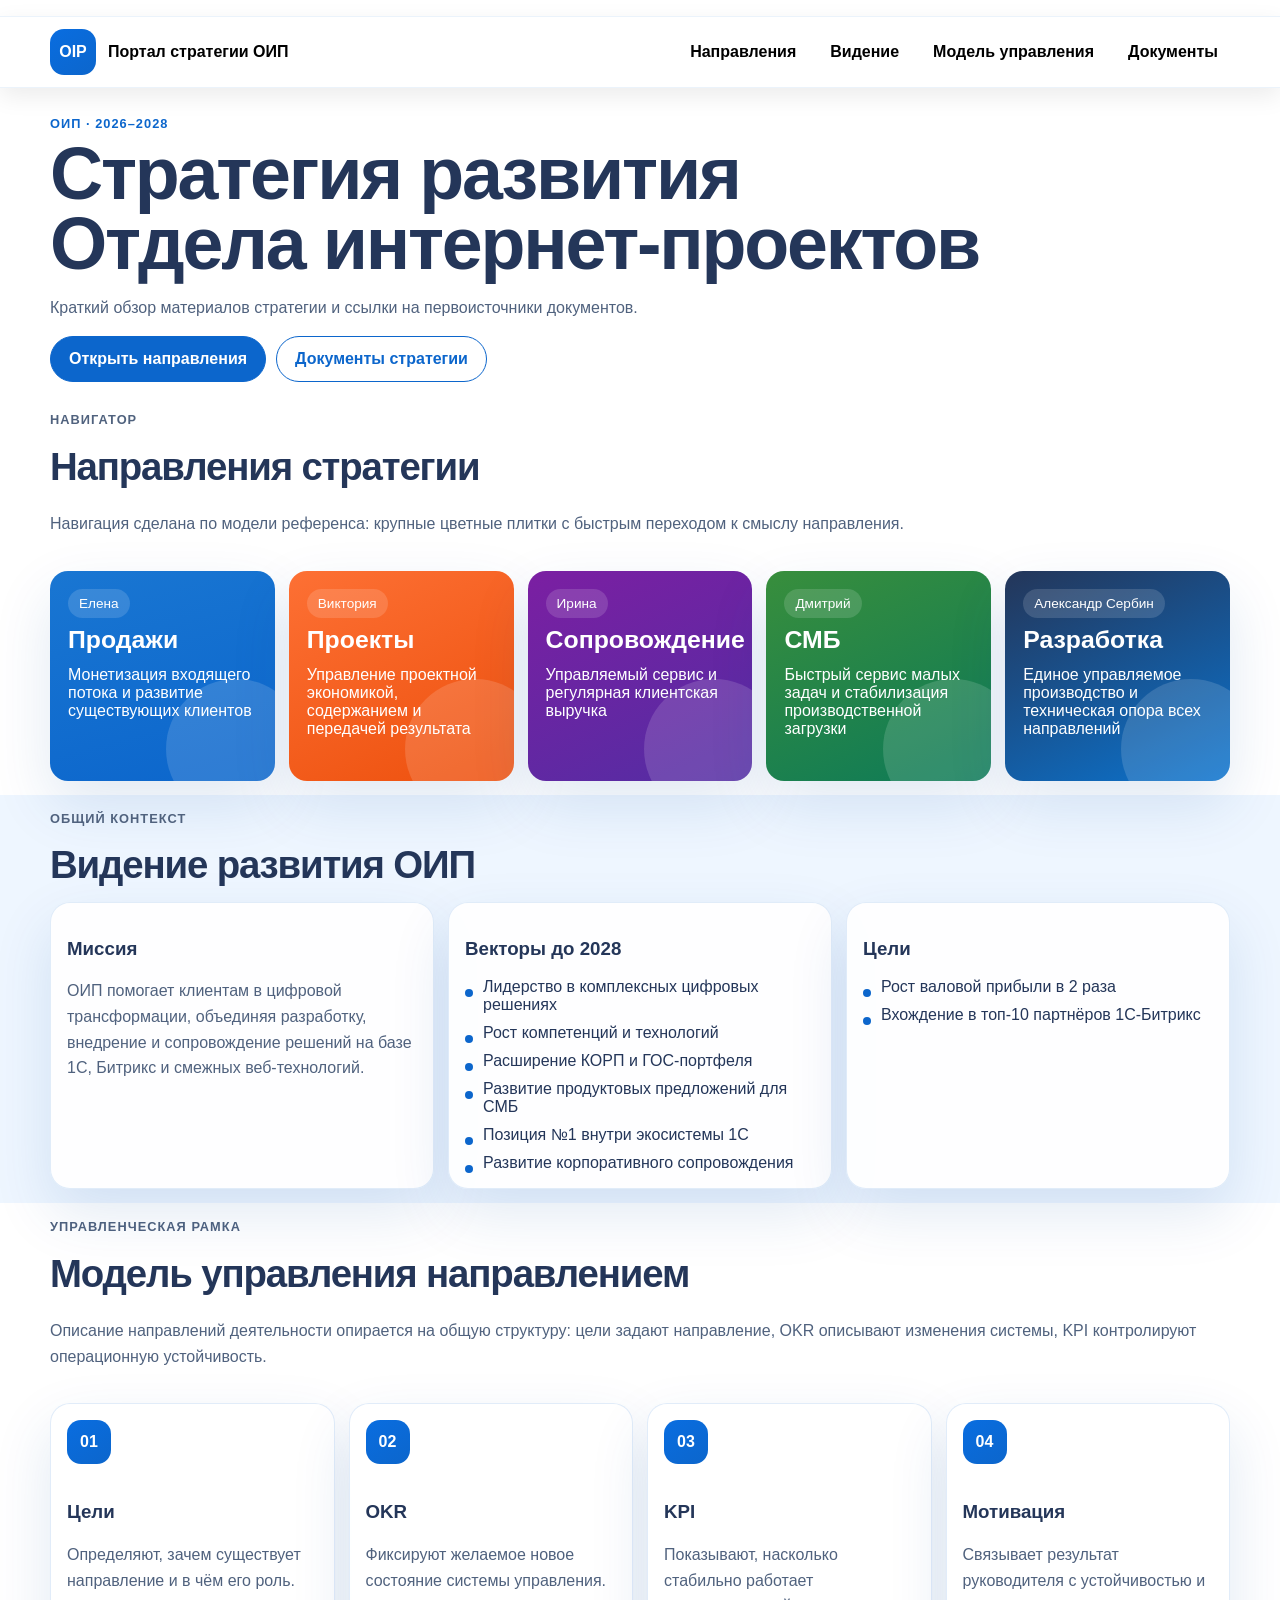
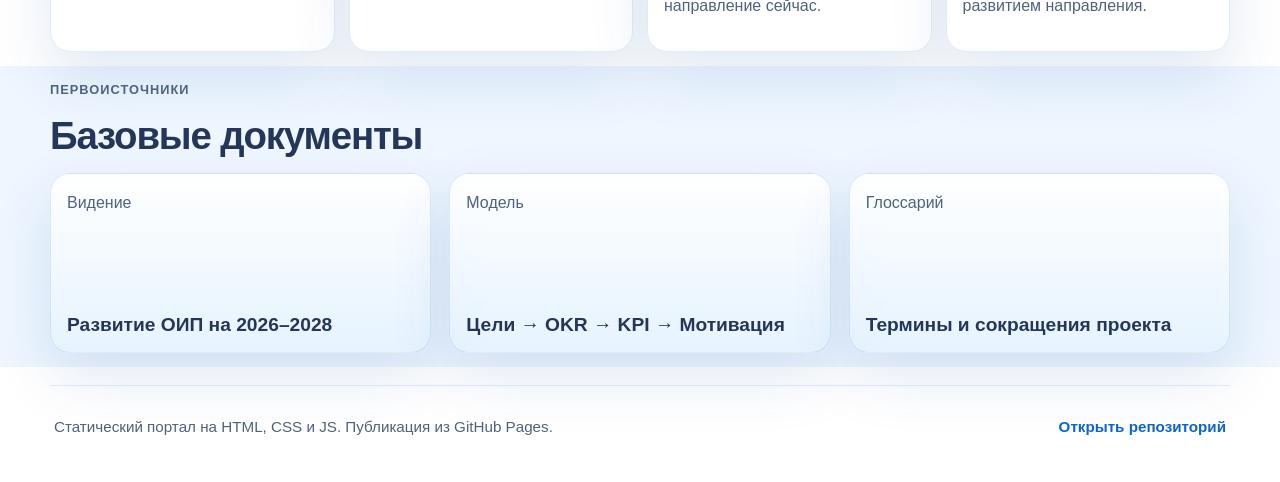
<file: 99-portal/index.html>
<!DOCTYPE html>
<html lang="ru">
  <head>
    <meta charset="UTF-8" />
    <meta name="viewport" content="width=device-width, initial-scale=1.0" />
    <title>Портал стратегии ОИП</title>
    <meta
      name="description"
      content="Портал стратегии ОИП: видение, модель управления, цели, OKR и KPI по ключевым направлениям."
    />
    <link rel="stylesheet" href="./assets/css/styles.css" />
  </head>
  <body class="page-home">
    <div class="site-shell">
      <header class="topbar">
        <a class="brand" href="./index.html">
          <span class="brand__mark">OIP</span>
          <span class="brand__text">Портал стратегии ОИП</span>
        </a>
        <nav class="topbar__nav" aria-label="Основная навигация">
          <a href="#directions">Направления</a>
          <a href="#vision">Видение</a>
          <a href="#model">Модель управления</a>
          <a href="#docs">Документы</a>
        </nav>
      </header>

      <main>
        <section class="screen hero-screen">
          <div class="hero-grid hero-grid--single">
            <div class="hero-copy">
              <p class="eyebrow">ОИП · 2026–2028</p>
              <h1>Стратегия развития<br />Отдела интернет-проектов</h1>
              <p class="hero-copy__lead">
                Краткий обзор материалов стратегии и ссылки на первоисточники
                документов.
              </p>
              <div class="hero-actions">
                <a class="button button--primary" href="#directions"
                  >Открыть направления</a
                >
                <a class="button button--ghost" href="#docs"
                  >Документы стратегии</a
                >
              </div>
            </div>
          </div>
        </section>

        <section class="screen" id="directions">
          <div class="section-heading">
            <p class="eyebrow">Навигатор</p>
            <h2>Направления стратегии</h2>
            <p>
              Навигация сделана по модели референса: крупные цветные плитки с
              быстрым переходом к смыслу направления.
            </p>
          </div>
          <div class="direction-tiles" id="directionTiles"></div>
        </section>

        <section class="screen screen--soft" id="vision">
          <div class="section-heading">
            <p class="eyebrow">Общий контекст</p>
            <h2>Видение развития ОИП</h2>
          </div>
          <div class="content-grid content-grid--three">
            <article class="info-card">
              <h3>Миссия</h3>
              <p>
                ОИП помогает клиентам в цифровой трансформации, объединяя
                разработку, внедрение и сопровождение решений на базе 1С,
                Битрикс и смежных веб-технологий.
              </p>
            </article>
            <article class="info-card">
              <h3>Векторы до 2028</h3>
              <ul class="plain-list">
                <li>Лидерство в комплексных цифровых решениях</li>
                <li>Рост компетенций и технологий</li>
                <li>Расширение КОРП и ГОС-портфеля</li>
                <li>Развитие продуктовых предложений для СМБ</li>
                <li>Позиция №1 внутри экосистемы 1С</li>
                <li>Развитие корпоративного сопровождения</li>
              </ul>
            </article>
            <article class="info-card">
              <h3>Цели</h3>
              <ul class="plain-list">
                <li>Рост валовой прибыли в 2 раза</li>
                <li>Вхождение в топ-10 партнёров 1С-Битрикс</li>
              </ul>
            </article>
          </div>
        </section>

        <section class="screen" id="model">
          <div class="section-heading">
            <p class="eyebrow">Управленческая рамка</p>
            <h2>Модель управления направлением</h2>
            <p>
              Описание направлений деятельности опирается на общую структуру:
              цели задают направление, OKR описывают изменения системы, KPI
              контролируют операционную устойчивость.
            </p>
          </div>
          <div class="model-flow">
            <article class="model-step">
              <span>01</span>
              <h3>Цели</h3>
              <p>Определяют, зачем существует направление и в чём его роль.</p>
            </article>
            <article class="model-step">
              <span>02</span>
              <h3>OKR</h3>
              <p>Фиксируют желаемое новое состояние системы управления.</p>
            </article>
            <article class="model-step">
              <span>03</span>
              <h3>KPI</h3>
              <p>Показывают, насколько стабильно работает направление сейчас.</p>
            </article>
            <article class="model-step">
              <span>04</span>
              <h3>Мотивация</h3>
              <p>
                Связывает результат руководителя с устойчивостью и развитием
                направления.
              </p>
            </article>
          </div>
        </section>

        <section class="screen screen--soft" id="docs">
          <div class="section-heading">
            <p class="eyebrow">Первоисточники</p>
            <h2>Базовые документы</h2>
          </div>
          <div class="docs-grid">
            <a
              class="doc-card"
              href="https://github.com/snn02/oip_management/blob/main/01-vision/oip-vision-2026-2028.md"
              target="_blank"
              rel="noreferrer"
            >
              <span>Видение</span>
              <strong>Развитие ОИП на 2026–2028</strong>
            </a>
            <a
              class="doc-card"
              href="https://github.com/snn02/oip_management/blob/main/00-general-provisions/oip-management-model-goals-okr-kpi.md"
              target="_blank"
              rel="noreferrer"
            >
              <span>Модель</span>
              <strong>Цели → OKR → KPI → Мотивация</strong>
            </a>
            <a
              class="doc-card"
              href="https://github.com/snn02/oip_management/blob/main/00-general-provisions/glossary.md"
              target="_blank"
              rel="noreferrer"
            >
              <span>Глоссарий</span>
              <strong>Термины и сокращения проекта</strong>
            </a>
          </div>
        </section>
      </main>

      <footer class="footer">
        <p>Статический портал на HTML, CSS и JS. Публикация из GitHub Pages.</p>
        <a
          href="https://github.com/snn02/oip_management"
          target="_blank"
          rel="noreferrer"
          >Открыть репозиторий</a
        >
      </footer>
    </div>

    <script src="./assets/js/data.js"></script>
    <script src="./assets/js/app.js"></script>
  </body>
</html>
</file>
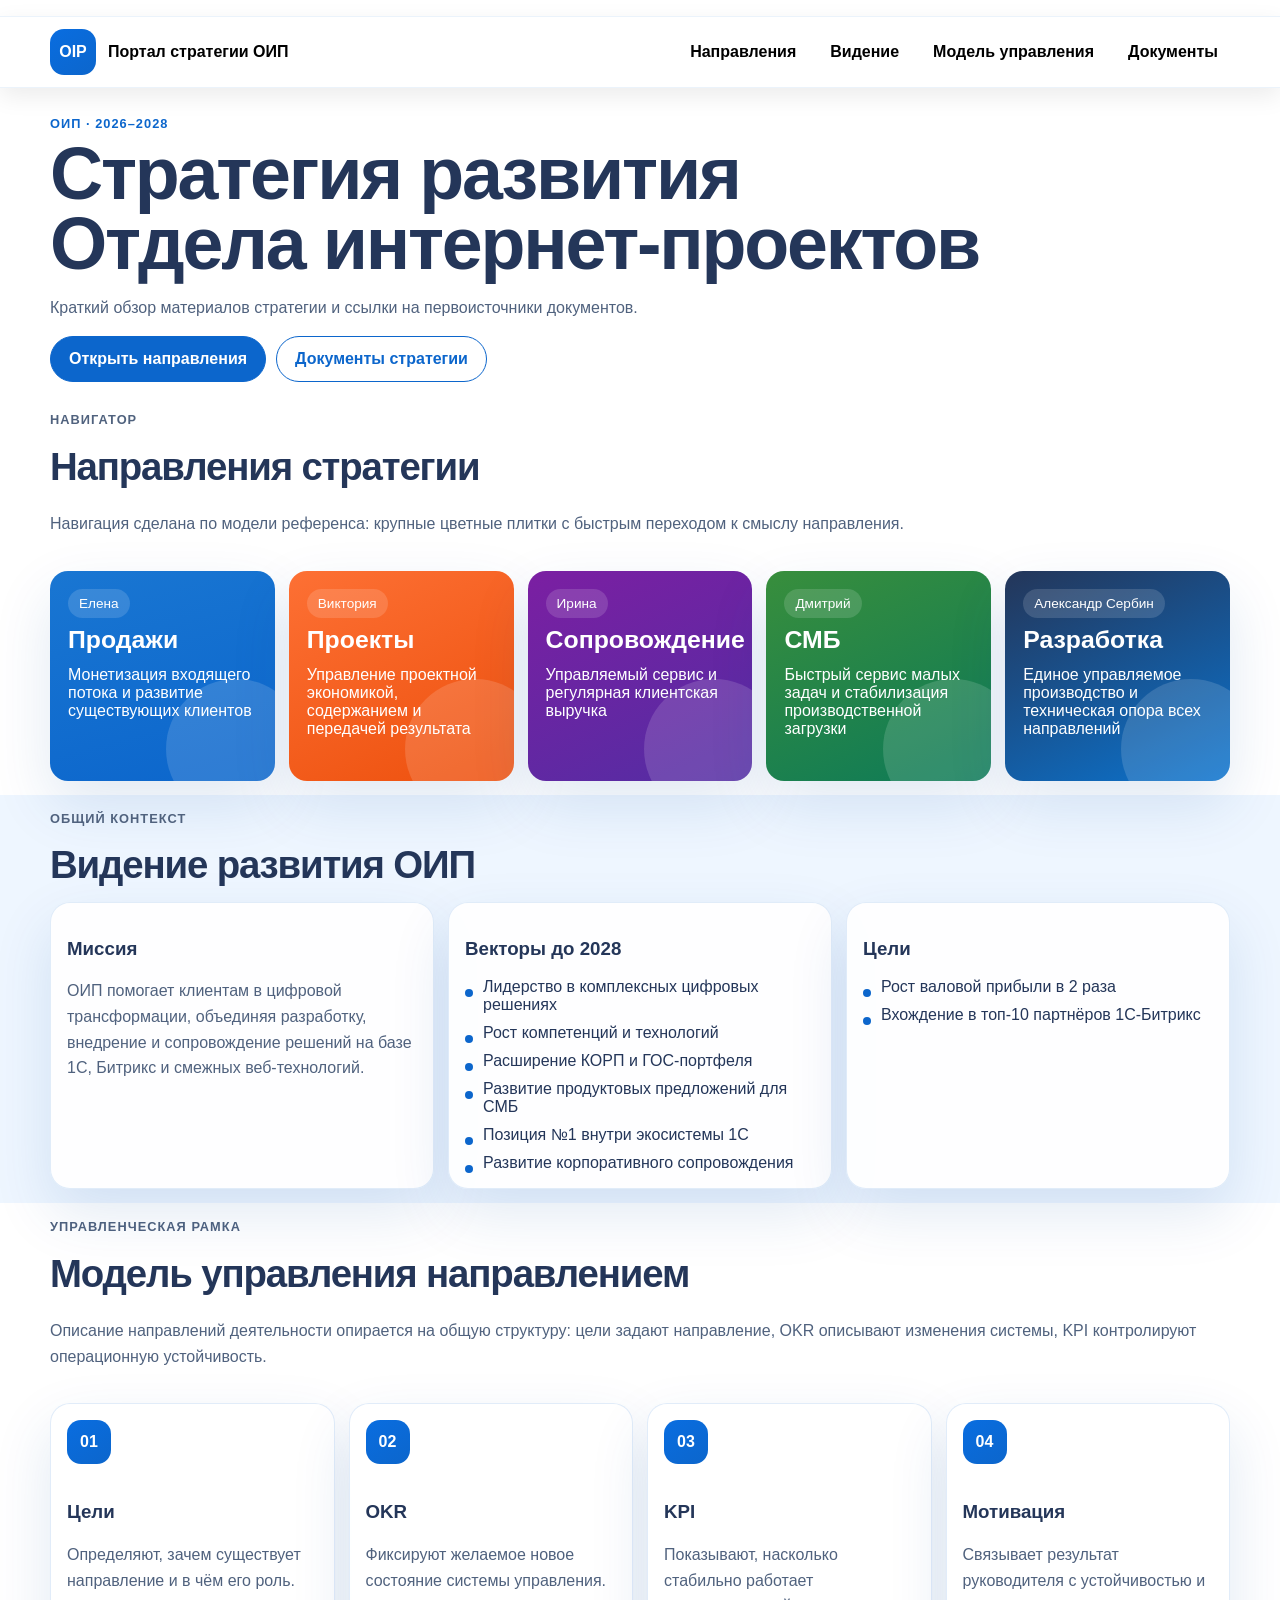
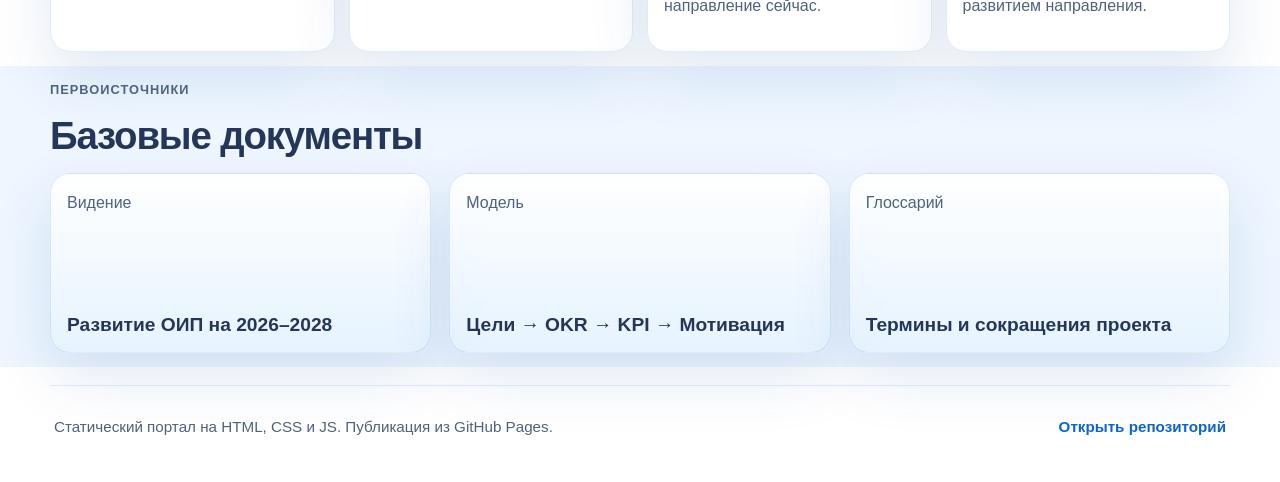
<file: 99_portal/index.html>
<!DOCTYPE html>
<html lang="ru">
  <head>
    <meta charset="UTF-8" />
    <meta name="viewport" content="width=device-width, initial-scale=1.0" />
    <title>Портал стратегии ОИП</title>
    <meta
      name="description"
      content="Портал стратегии ОИП: видение, модель управления, цели, OKR и KPI по ключевым направлениям."
    />
    <link rel="stylesheet" href="./assets/css/styles.css" />
  </head>
  <body class="page-home">
    <div class="site-shell">
      <header class="topbar">
        <a class="brand" href="./index.html">
          <span class="brand__mark">OIP</span>
          <span class="brand__text">Портал стратегии ОИП</span>
        </a>
        <nav class="topbar__nav" aria-label="Основная навигация">
          <a href="#directions">Направления</a>
          <a href="#vision">Видение</a>
          <a href="#model">Модель управления</a>
          <a href="#docs">Документы</a>
        </nav>
      </header>

      <main>
        <section class="screen hero-screen">
          <div class="hero-grid hero-grid--single">
            <div class="hero-copy">
              <p class="eyebrow">ОИП · 2026–2028</p>
              <h1>Стратегия развития<br />Отдела интернет-проектов</h1>
              <p class="hero-copy__lead">
                Краткий обзор материалов стратегии и ссылки на первоисточники
                документов.
              </p>
              <div class="hero-actions">
                <a class="button button--primary" href="#directions"
                  >Открыть направления</a
                >
                <a class="button button--ghost" href="#docs"
                  >Документы стратегии</a
                >
              </div>
            </div>
          </div>
        </section>

        <section class="screen" id="directions">
          <div class="section-heading">
            <p class="eyebrow">Навигатор</p>
            <h2>Направления стратегии</h2>
            <p>
              Навигация сделана по модели референса: крупные цветные плитки с
              быстрым переходом к смыслу направления.
            </p>
          </div>
          <div class="direction-tiles" id="directionTiles"></div>
        </section>

        <section class="screen screen--soft" id="vision">
          <div class="section-heading">
            <p class="eyebrow">Общий контекст</p>
            <h2>Видение развития ОИП</h2>
          </div>
          <div class="content-grid content-grid--three">
            <article class="info-card">
              <h3>Миссия</h3>
              <p>
                ОИП помогает клиентам в цифровой трансформации, объединяя
                разработку, внедрение и сопровождение решений на базе 1С,
                Битрикс и смежных веб-технологий.
              </p>
            </article>
            <article class="info-card">
              <h3>Векторы до 2028</h3>
              <ul class="plain-list">
                <li>Лидерство в комплексных цифровых решениях</li>
                <li>Рост компетенций и технологий</li>
                <li>Расширение КОРП и ГОС-портфеля</li>
                <li>Развитие продуктовых предложений для СМБ</li>
                <li>Позиция №1 внутри экосистемы 1С</li>
                <li>Развитие корпоративного сопровождения</li>
              </ul>
            </article>
            <article class="info-card">
              <h3>Цели</h3>
              <ul class="plain-list">
                <li>Рост валовой прибыли в 2 раза</li>
                <li>Вхождение в топ-10 партнёров 1С-Битрикс</li>
              </ul>
            </article>
          </div>
        </section>

        <section class="screen" id="model">
          <div class="section-heading">
            <p class="eyebrow">Управленческая рамка</p>
            <h2>Модель управления направлением</h2>
            <p>
              Описание направлений деятельности опирается на общую структуру:
              цели задают направление, OKR описывают изменения системы, KPI
              контролируют операционную устойчивость.
            </p>
          </div>
          <div class="model-flow">
            <article class="model-step">
              <span>01</span>
              <h3>Цели</h3>
              <p>Определяют, зачем существует направление и в чём его роль.</p>
            </article>
            <article class="model-step">
              <span>02</span>
              <h3>OKR</h3>
              <p>Фиксируют желаемое новое состояние системы управления.</p>
            </article>
            <article class="model-step">
              <span>03</span>
              <h3>KPI</h3>
              <p>Показывают, насколько стабильно работает направление сейчас.</p>
            </article>
            <article class="model-step">
              <span>04</span>
              <h3>Мотивация</h3>
              <p>
                Связывает результат руководителя с устойчивостью и развитием
                направления.
              </p>
            </article>
          </div>
        </section>

        <section class="screen screen--soft" id="docs">
          <div class="section-heading">
            <p class="eyebrow">Первоисточники</p>
            <h2>Базовые документы</h2>
          </div>
          <div class="docs-grid">
            <a
              class="doc-card"
              href="https://github.com/snn02/oip_management/blob/main/01_vision/oip_vision_2026-2028.md"
              target="_blank"
              rel="noreferrer"
            >
              <span>Видение</span>
              <strong>Развитие ОИП на 2026–2028</strong>
            </a>
            <a
              class="doc-card"
              href="https://github.com/snn02/oip_management/blob/main/00_general_provisions/oip_management_model_goals_okr_kpi.md"
              target="_blank"
              rel="noreferrer"
            >
              <span>Модель</span>
              <strong>Цели → OKR → KPI → Мотивация</strong>
            </a>
            <a
              class="doc-card"
              href="https://github.com/snn02/oip_management/blob/main/00_general_provisions/glossary.md"
              target="_blank"
              rel="noreferrer"
            >
              <span>Глоссарий</span>
              <strong>Термины и сокращения проекта</strong>
            </a>
          </div>
        </section>
      </main>

      <footer class="footer">
        <p>Статический портал на HTML, CSS и JS. Публикация из GitHub Pages.</p>
        <a
          href="https://github.com/snn02/oip_management"
          target="_blank"
          rel="noreferrer"
          >Открыть репозиторий</a
        >
      </footer>
    </div>

    <script src="./assets/js/data.js"></script>
    <script src="./assets/js/app.js"></script>
  </body>
</html>
</file>
<file: 99-portal/assets/css/styles.css>
:root {
  --surface: rgba(255, 255, 255, 0.9);
  --text: #243659;
  --text-soft: #50627e;
  --line: rgba(12, 102, 204, 0.12);
  --primary: #0c66cc;
  --primary-strong: #096de0;
  --accent: #fd7034;
  --shadow: 0 24px 60px rgba(9, 71, 153, 0.12);
  --radius-xl: 28px;
  --radius-lg: 20px;
  --radius-md: 16px;
  --container: min(1180px, calc(100vw - 40px));
}

*,
*::before,
*::after {
  box-sizing: border-box;
}

html {
  scroll-behavior: smooth;
}

body {
  margin: 0;
  font-family: "Segoe UI", Tahoma, Arial, sans-serif;
  color: var(--text);
  background: #fff;
}

a {
  color: inherit;
  text-decoration: none;
}

button {
  font: inherit;
}

.site-shell {
  width: var(--container);
  margin: 0 auto;
  padding: 16px 0 28px;
}

.topbar,
.footer {
  display: flex;
  align-items: center;
  justify-content: space-between;
  gap: 20px;
}

.topbar {
  position: sticky;
  top: 0;
  z-index: 20;
  width: 100vw;
  margin-bottom: 14px;
  margin-left: calc(50% - 50vw);
  padding: 12px calc((100vw - var(--container)) / 2);
  background: #fff;
  border: 1px solid rgba(12, 102, 204, 0.08);
  border-left: 0;
  border-right: 0;
  border-radius: 0;
  box-shadow: 0 8px 24px rgba(0, 0, 0, 0.08);
}

.brand {
  display: inline-flex;
  align-items: center;
  gap: 12px;
}

.brand__mark {
  display: inline-flex;
  align-items: center;
  justify-content: center;
  width: 46px;
  height: 46px;
  border-radius: 14px;
  color: #fff;
  font-family: "Segoe UI", Tahoma, Arial, sans-serif;
  font-weight: 800;
  background: linear-gradient(145deg, var(--primary-strong), var(--primary));
}

.brand__text,
.hero-copy h1,
.section-heading h2,
.direction-hero h1,
.tile h3,
.info-card h3,
.summary-card h3,
.model-step h3,
.snapshot-card h3,
.kpi-card h3,
.meta-panel h3,
.doc-card strong,
.doc-link strong,
.accordion__toggle strong {
  font-family: "Segoe UI", Tahoma, Arial, sans-serif;
}

.brand__text {
  font-weight: 600;
  color: #000;
}

.topbar__nav {
  display: flex;
  flex-wrap: wrap;
  justify-content: flex-end;
  gap: 10px;
}

.topbar__nav a {
  padding: 8px 12px;
  border-radius: 999px;
  color: #000;
  font-weight: 700;
}

.topbar__nav a:hover,
.topbar__nav a:focus-visible {
  color: #000;
  background: rgba(12, 102, 204, 0.08);
  outline: none;
}

.screen {
  min-height: auto;
  display: flex;
  flex-direction: column;
  justify-content: center;
  gap: 18px;
  padding: 14px 0;
}

.screen--soft {
  position: relative;
}

.screen--soft::before {
  content: "";
  position: absolute;
  top: 0;
  bottom: 0;
  left: 50%;
  width: 100vw;
  transform: translateX(-50%);
  background: #eef6ff;
  z-index: -1;
}

.hero-grid,
.content-grid,
.direction-hero__grid,
.direction-summary,
.detail-grid,
.doc-links,
.kpi-grid,
.docs-grid,
.direction-tiles {
  display: grid;
  gap: 14px;
}

.hero-grid,
.direction-hero__grid {
  grid-template-columns: minmax(0, 1.3fr) minmax(300px, 0.8fr);
}

.hero-grid--single {
  grid-template-columns: 1fr;
}

.hero-copy h1,
.section-heading h2,
.direction-hero h1 {
  margin: 0;
  line-height: 0.95;
  letter-spacing: -0.03em;
}

.hero-copy h1 {
  max-width: 100%;
  font-size: clamp(2.7rem, 6vw, 4.6rem);
}

.section-heading h2,
.direction-hero h1 {
  font-size: clamp(1.8rem, 3vw, 2.7rem);
}

.hero-copy__lead,
.section-heading p,
.direction-hero__lead,
.info-card p,
.summary-card p,
.model-step p,
.accordion__body,
.doc-card span,
.footer,
.snapshot-card p,
.meta-panel p {
  color: var(--text-soft);
  line-height: 1.6;
}

.eyebrow {
  margin: 0 0 8px;
  color: var(--primary);
  font-weight: 600;
  letter-spacing: 0.08em;
  text-transform: uppercase;
  font-size: 0.8rem;
}

.info-card,
.summary-card,
.model-step,
.accordion,
.snapshot-card,
.kpi-card,
.meta-panel,
.doc-card {
  background: var(--surface);
  border: 1px solid var(--line);
  border-radius: var(--radius-lg);
  box-shadow: var(--shadow);
}

.kpi-card__value {
  display: block;
  font-size: 2rem;
  font-weight: 800;
}

.button {
  display: inline-flex;
  align-items: center;
  justify-content: center;
  min-height: 46px;
  padding: 0 18px;
  border-radius: 999px;
  font-weight: 600;
}

.button--primary {
  color: #fff;
  background: var(--primary);
  border: 1px solid var(--primary);
  box-shadow: none;
}

.button--ghost {
  color: var(--primary);
  background: #fff;
  border: 1px solid var(--primary);
}

.hero-actions,
.section-heading,
.direction-hero__actions,
.accordion-stack {
  display: flex;
  flex-direction: column;
  gap: 10px;
}

.hero-actions,
.direction-hero__actions {
  flex-direction: row;
  flex-wrap: wrap;
}

.direction-tiles {
  grid-template-columns: repeat(5, minmax(0, 1fr));
}

.tile {
  position: relative;
  min-height: 210px;
  padding: 18px;
  overflow: hidden;
  color: #fff;
  border-radius: 18px;
  box-shadow: var(--shadow);
}

.tile::before {
  content: "";
  position: absolute;
  inset: auto -14% -18% auto;
  width: 140px;
  height: 140px;
  border-radius: 50%;
  background: rgba(255, 255, 255, 0.14);
}

.tile h3,
.tile p,
.tile span {
  position: relative;
  z-index: 1;
}

.tile h3 {
  margin: 8px 0 12px;
  font-size: 1.55rem;
}

.tile p {
  margin: 0 0 18px;
  color: #fff;
}

.tile span,
.meta-chip {
  display: inline-flex;
  padding: 7px 11px;
  border-radius: 999px;
  background: rgba(255, 255, 255, 0.14);
  font-size: 0.85rem;
  color: #fff;
}

.content-grid--three,
.kpi-grid,
.docs-grid {
  grid-template-columns: repeat(3, minmax(0, 1fr));
}

.info-card,
.summary-card,
.model-step,
.snapshot-card,
.kpi-card,
.meta-panel,
.doc-card,
.accordion {
  padding: 16px;
}

.plain-list,
.bullet-list,
.meta-list {
  margin: 0;
  padding: 0;
  list-style: none;
}

.plain-list li,
.bullet-list li,
.meta-list li {
  position: relative;
  padding-left: 18px;
}

.plain-list li + li,
.bullet-list li + li,
.meta-list li + li {
  margin-top: 10px;
}

.plain-list li::before,
.bullet-list li::before,
.meta-list li::before {
  content: "";
  position: absolute;
  left: 0;
  top: 0.65em;
  width: 8px;
  height: 8px;
  border-radius: 50%;
  background: var(--primary);
}

.model-flow {
  display: grid;
  grid-template-columns: repeat(4, minmax(0, 1fr));
  gap: 14px;
}

.model-step span {
  display: inline-flex;
  margin-bottom: 18px;
  width: 44px;
  height: 44px;
  align-items: center;
  justify-content: center;
  border-radius: 14px;
  color: #fff;
  font-weight: 800;
  background: linear-gradient(145deg, var(--primary-strong), var(--primary));
}

.docs-grid {
  gap: 18px;
}

.doc-card {
  display: flex;
  flex-direction: column;
  justify-content: space-between;
  min-height: 180px;
  background: linear-gradient(180deg, rgba(255, 255, 255, 0.94), rgba(222, 240, 255, 0.5));
}

.doc-card strong {
  font-size: 1.2rem;
}

.direction-hero {
  position: relative;
  overflow: hidden;
  padding: 20px;
  border-radius: 20px;
  background: linear-gradient(155deg, rgba(12, 102, 204, 0.98), rgba(9, 109, 224, 0.92));
  box-shadow: var(--shadow);
  color: #fff;
}

.direction-hero::after {
  content: "";
  position: absolute;
  right: -80px;
  top: -60px;
  width: 280px;
  height: 280px;
  border-radius: 50%;
  background: rgba(255, 255, 255, 0.09);
}

.direction-hero__lead,
.direction-hero .eyebrow,
.direction-hero .meta-chip {
  color: #fff;
}

.meta-row {
  display: flex;
  flex-wrap: wrap;
  gap: 10px;
}

.meta-panel {
  position: relative;
  z-index: 1;
  background: rgba(255, 255, 255, 0.12);
  border-color: rgba(255, 255, 255, 0.12);
  box-shadow: none;
}

.meta-panel h3 {
  color: #fff;
}

.meta-panel p {
  color: #fff;
}

.meta-list li::before {
  background: var(--accent);
}

.direction-summary,
.detail-grid,
.doc-links {
  grid-template-columns: repeat(2, minmax(0, 1fr));
}

.snapshot-card {
  color: #fff;
}

.snapshot-card p {
  color: #fff;
}

.snapshot-card--blue {
  background: linear-gradient(165deg, #1976d2, #0c66cc);
}

.snapshot-card--orange {
  background: linear-gradient(155deg, #fd7034, #ed500d);
}

.snapshot-card--purple {
  background: linear-gradient(155deg, #7b1fa2, #532da3);
}

.snapshot-card--green {
  background: linear-gradient(155deg, #388e3c, #0d7a58);
}

.snapshot-card--deep {
  background: linear-gradient(155deg, #243659, #0b73ce);
}

.kpi-card__value {
  margin-bottom: 10px;
  color: var(--primary);
}

.accordion {
  overflow: hidden;
}

.accordion__toggle {
  width: 100%;
  display: flex;
  align-items: center;
  justify-content: space-between;
  gap: 16px;
  padding: 0;
  color: inherit;
  border: 0;
  background: transparent;
  cursor: pointer;
  text-align: left;
}

.accordion__icon {
  flex: 0 0 auto;
  width: 34px;
  height: 34px;
  display: inline-flex;
  align-items: center;
  justify-content: center;
  border-radius: 50%;
  color: var(--primary);
  background: rgba(12, 102, 204, 0.08);
}

.accordion__toggle[aria-expanded="true"] .accordion__icon {
  transform: rotate(45deg);
}

.accordion__body {
  max-height: 0;
  overflow: hidden;
  transition: max-height 0.25s ease;
}

.accordion__body-inner {
  padding-top: 16px;
}

.doc-link {
  display: flex;
  flex-direction: column;
  gap: 8px;
  padding: 16px;
  background: var(--surface);
  border: 1px solid var(--line);
  border-radius: var(--radius-lg);
  box-shadow: var(--shadow);
}

.doc-link span {
  color: var(--primary);
  font-size: 0.85rem;
  font-weight: 700;
  text-transform: uppercase;
  letter-spacing: 0.08em;
}

.footer {
  margin-top: 18px;
  padding: 14px 4px 0;
  border-top: 1px solid rgba(12, 102, 204, 0.12);
  font-size: 0.95rem;
}

.footer a {
  color: var(--primary);
  font-weight: 700;
}

@media (max-width: 1100px) {
  .direction-tiles {
    grid-template-columns: repeat(3, minmax(0, 1fr));
  }

  .hero-grid,
  .direction-hero__grid,
  .content-grid--three,
  .model-flow,
  .docs-grid {
    grid-template-columns: repeat(2, minmax(0, 1fr));
  }
}

@media (max-width: 820px) {
  .site-shell {
    width: min(100vw - 24px, 1180px);
    padding-top: 16px;
  }

  .topbar,
  .footer,
  .hero-grid,
  .direction-hero__grid,
  .content-grid--three,
  .direction-summary,
  .detail-grid,
  .doc-links,
  .kpi-grid,
  .model-flow,
  .docs-grid,
  .direction-tiles {
    grid-template-columns: 1fr;
  }

  .topbar,
  .footer {
    align-items: flex-start;
    flex-direction: column;
  }

  .topbar {
    width: 100vw;
    margin-left: calc(50% - 50vw);
    padding: 12px 12px;
    border-radius: 0;
  }

  .topbar__nav {
    justify-content: flex-start;
  }

  .screen {
    min-height: auto;
    padding: 18px 0 28px;
  }

  .hero-copy h1 {
    max-width: 100%;
    font-size: clamp(2.3rem, 9vw, 3.4rem);
  }

  .hero-actions,
  .direction-hero__actions {
    flex-direction: column;
  }

  .button {
    width: 100%;
  }

  .tile {
    min-height: 220px;
  }
}
</file>
<file: 99_portal/assets/css/styles.css>
:root {
  --surface: rgba(255, 255, 255, 0.9);
  --text: #243659;
  --text-soft: #50627e;
  --line: rgba(12, 102, 204, 0.12);
  --primary: #0c66cc;
  --primary-strong: #096de0;
  --accent: #fd7034;
  --shadow: 0 24px 60px rgba(9, 71, 153, 0.12);
  --radius-xl: 28px;
  --radius-lg: 20px;
  --radius-md: 16px;
  --container: min(1180px, calc(100vw - 40px));
}

*,
*::before,
*::after {
  box-sizing: border-box;
}

html {
  scroll-behavior: smooth;
}

body {
  margin: 0;
  font-family: "Segoe UI", Tahoma, Arial, sans-serif;
  color: var(--text);
  background: #fff;
}

a {
  color: inherit;
  text-decoration: none;
}

button {
  font: inherit;
}

.site-shell {
  width: var(--container);
  margin: 0 auto;
  padding: 16px 0 28px;
}

.topbar,
.footer {
  display: flex;
  align-items: center;
  justify-content: space-between;
  gap: 20px;
}

.topbar {
  position: sticky;
  top: 0;
  z-index: 20;
  width: 100vw;
  margin-bottom: 14px;
  margin-left: calc(50% - 50vw);
  padding: 12px calc((100vw - var(--container)) / 2);
  background: #fff;
  border: 1px solid rgba(12, 102, 204, 0.08);
  border-left: 0;
  border-right: 0;
  border-radius: 0;
  box-shadow: 0 8px 24px rgba(0, 0, 0, 0.08);
}

.brand {
  display: inline-flex;
  align-items: center;
  gap: 12px;
}

.brand__mark {
  display: inline-flex;
  align-items: center;
  justify-content: center;
  width: 46px;
  height: 46px;
  border-radius: 14px;
  color: #fff;
  font-family: "Segoe UI", Tahoma, Arial, sans-serif;
  font-weight: 800;
  background: linear-gradient(145deg, var(--primary-strong), var(--primary));
}

.brand__text,
.hero-copy h1,
.section-heading h2,
.direction-hero h1,
.tile h3,
.info-card h3,
.summary-card h3,
.model-step h3,
.snapshot-card h3,
.kpi-card h3,
.meta-panel h3,
.doc-card strong,
.doc-link strong,
.accordion__toggle strong {
  font-family: "Segoe UI", Tahoma, Arial, sans-serif;
}

.brand__text {
  font-weight: 600;
  color: #000;
}

.topbar__nav {
  display: flex;
  flex-wrap: wrap;
  justify-content: flex-end;
  gap: 10px;
}

.topbar__nav a {
  padding: 8px 12px;
  border-radius: 999px;
  color: #000;
  font-weight: 700;
}

.topbar__nav a:hover,
.topbar__nav a:focus-visible {
  color: #000;
  background: rgba(12, 102, 204, 0.08);
  outline: none;
}

.screen {
  min-height: auto;
  display: flex;
  flex-direction: column;
  justify-content: center;
  gap: 18px;
  padding: 14px 0;
}

.screen--soft {
  position: relative;
}

.screen--soft::before {
  content: "";
  position: absolute;
  top: 0;
  bottom: 0;
  left: 50%;
  width: 100vw;
  transform: translateX(-50%);
  background: #eef6ff;
  z-index: -1;
}

.hero-grid,
.content-grid,
.direction-hero__grid,
.direction-summary,
.detail-grid,
.doc-links,
.kpi-grid,
.docs-grid,
.direction-tiles {
  display: grid;
  gap: 14px;
}

.hero-grid,
.direction-hero__grid {
  grid-template-columns: minmax(0, 1.3fr) minmax(300px, 0.8fr);
}

.hero-grid--single {
  grid-template-columns: 1fr;
}

.hero-copy h1,
.section-heading h2,
.direction-hero h1 {
  margin: 0;
  line-height: 0.95;
  letter-spacing: -0.03em;
}

.hero-copy h1 {
  max-width: 100%;
  font-size: clamp(2.7rem, 6vw, 4.6rem);
}

.section-heading h2,
.direction-hero h1 {
  font-size: clamp(1.8rem, 3vw, 2.7rem);
}

.hero-copy__lead,
.section-heading p,
.direction-hero__lead,
.info-card p,
.summary-card p,
.model-step p,
.accordion__body,
.doc-card span,
.footer,
.snapshot-card p,
.meta-panel p {
  color: var(--text-soft);
  line-height: 1.6;
}

.eyebrow {
  margin: 0 0 8px;
  color: var(--primary);
  font-weight: 600;
  letter-spacing: 0.08em;
  text-transform: uppercase;
  font-size: 0.8rem;
}

.info-card,
.summary-card,
.model-step,
.accordion,
.snapshot-card,
.kpi-card,
.meta-panel,
.doc-card {
  background: var(--surface);
  border: 1px solid var(--line);
  border-radius: var(--radius-lg);
  box-shadow: var(--shadow);
}

.kpi-card__value {
  display: block;
  font-size: 2rem;
  font-weight: 800;
}

.button {
  display: inline-flex;
  align-items: center;
  justify-content: center;
  min-height: 46px;
  padding: 0 18px;
  border-radius: 999px;
  font-weight: 600;
}

.button--primary {
  color: #fff;
  background: var(--primary);
  border: 1px solid var(--primary);
  box-shadow: none;
}

.button--ghost {
  color: var(--primary);
  background: #fff;
  border: 1px solid var(--primary);
}

.hero-actions,
.section-heading,
.direction-hero__actions,
.accordion-stack {
  display: flex;
  flex-direction: column;
  gap: 10px;
}

.hero-actions,
.direction-hero__actions {
  flex-direction: row;
  flex-wrap: wrap;
}

.direction-tiles {
  grid-template-columns: repeat(5, minmax(0, 1fr));
}

.tile {
  position: relative;
  min-height: 210px;
  padding: 18px;
  overflow: hidden;
  color: #fff;
  border-radius: 18px;
  box-shadow: var(--shadow);
}

.tile::before {
  content: "";
  position: absolute;
  inset: auto -14% -18% auto;
  width: 140px;
  height: 140px;
  border-radius: 50%;
  background: rgba(255, 255, 255, 0.14);
}

.tile h3,
.tile p,
.tile span {
  position: relative;
  z-index: 1;
}

.tile h3 {
  margin: 8px 0 12px;
  font-size: 1.55rem;
}

.tile p {
  margin: 0 0 18px;
  color: #fff;
}

.tile span,
.meta-chip {
  display: inline-flex;
  padding: 7px 11px;
  border-radius: 999px;
  background: rgba(255, 255, 255, 0.14);
  font-size: 0.85rem;
  color: #fff;
}

.content-grid--three,
.kpi-grid,
.docs-grid {
  grid-template-columns: repeat(3, minmax(0, 1fr));
}

.info-card,
.summary-card,
.model-step,
.snapshot-card,
.kpi-card,
.meta-panel,
.doc-card,
.accordion {
  padding: 16px;
}

.plain-list,
.bullet-list,
.meta-list {
  margin: 0;
  padding: 0;
  list-style: none;
}

.plain-list li,
.bullet-list li,
.meta-list li {
  position: relative;
  padding-left: 18px;
}

.plain-list li + li,
.bullet-list li + li,
.meta-list li + li {
  margin-top: 10px;
}

.plain-list li::before,
.bullet-list li::before,
.meta-list li::before {
  content: "";
  position: absolute;
  left: 0;
  top: 0.65em;
  width: 8px;
  height: 8px;
  border-radius: 50%;
  background: var(--primary);
}

.model-flow {
  display: grid;
  grid-template-columns: repeat(4, minmax(0, 1fr));
  gap: 14px;
}

.model-step span {
  display: inline-flex;
  margin-bottom: 18px;
  width: 44px;
  height: 44px;
  align-items: center;
  justify-content: center;
  border-radius: 14px;
  color: #fff;
  font-weight: 800;
  background: linear-gradient(145deg, var(--primary-strong), var(--primary));
}

.docs-grid {
  gap: 18px;
}

.doc-card {
  display: flex;
  flex-direction: column;
  justify-content: space-between;
  min-height: 180px;
  background: linear-gradient(180deg, rgba(255, 255, 255, 0.94), rgba(222, 240, 255, 0.5));
}

.doc-card strong {
  font-size: 1.2rem;
}

.direction-hero {
  position: relative;
  overflow: hidden;
  padding: 20px;
  border-radius: 20px;
  background: linear-gradient(155deg, rgba(12, 102, 204, 0.98), rgba(9, 109, 224, 0.92));
  box-shadow: var(--shadow);
  color: #fff;
}

.direction-hero::after {
  content: "";
  position: absolute;
  right: -80px;
  top: -60px;
  width: 280px;
  height: 280px;
  border-radius: 50%;
  background: rgba(255, 255, 255, 0.09);
}

.direction-hero__lead,
.direction-hero .eyebrow,
.direction-hero .meta-chip {
  color: #fff;
}

.meta-row {
  display: flex;
  flex-wrap: wrap;
  gap: 10px;
}

.meta-panel {
  position: relative;
  z-index: 1;
  background: rgba(255, 255, 255, 0.12);
  border-color: rgba(255, 255, 255, 0.12);
  box-shadow: none;
}

.meta-panel h3 {
  color: #fff;
}

.meta-panel p {
  color: #fff;
}

.meta-list li::before {
  background: var(--accent);
}

.direction-summary,
.detail-grid,
.doc-links {
  grid-template-columns: repeat(2, minmax(0, 1fr));
}

.snapshot-card {
  color: #fff;
}

.snapshot-card p {
  color: #fff;
}

.snapshot-card--blue {
  background: linear-gradient(165deg, #1976d2, #0c66cc);
}

.snapshot-card--orange {
  background: linear-gradient(155deg, #fd7034, #ed500d);
}

.snapshot-card--purple {
  background: linear-gradient(155deg, #7b1fa2, #532da3);
}

.snapshot-card--green {
  background: linear-gradient(155deg, #388e3c, #0d7a58);
}

.snapshot-card--deep {
  background: linear-gradient(155deg, #243659, #0b73ce);
}

.kpi-card__value {
  margin-bottom: 10px;
  color: var(--primary);
}

.accordion {
  overflow: hidden;
}

.accordion__toggle {
  width: 100%;
  display: flex;
  align-items: center;
  justify-content: space-between;
  gap: 16px;
  padding: 0;
  color: inherit;
  border: 0;
  background: transparent;
  cursor: pointer;
  text-align: left;
}

.accordion__icon {
  flex: 0 0 auto;
  width: 34px;
  height: 34px;
  display: inline-flex;
  align-items: center;
  justify-content: center;
  border-radius: 50%;
  color: var(--primary);
  background: rgba(12, 102, 204, 0.08);
}

.accordion__toggle[aria-expanded="true"] .accordion__icon {
  transform: rotate(45deg);
}

.accordion__body {
  max-height: 0;
  overflow: hidden;
  transition: max-height 0.25s ease;
}

.accordion__body-inner {
  padding-top: 16px;
}

.doc-link {
  display: flex;
  flex-direction: column;
  gap: 8px;
  padding: 16px;
  background: var(--surface);
  border: 1px solid var(--line);
  border-radius: var(--radius-lg);
  box-shadow: var(--shadow);
}

.doc-link span {
  color: var(--primary);
  font-size: 0.85rem;
  font-weight: 700;
  text-transform: uppercase;
  letter-spacing: 0.08em;
}

.footer {
  margin-top: 18px;
  padding: 14px 4px 0;
  border-top: 1px solid rgba(12, 102, 204, 0.12);
  font-size: 0.95rem;
}

.footer a {
  color: var(--primary);
  font-weight: 700;
}

@media (max-width: 1100px) {
  .direction-tiles {
    grid-template-columns: repeat(3, minmax(0, 1fr));
  }

  .hero-grid,
  .direction-hero__grid,
  .content-grid--three,
  .model-flow,
  .docs-grid {
    grid-template-columns: repeat(2, minmax(0, 1fr));
  }
}

@media (max-width: 820px) {
  .site-shell {
    width: min(100vw - 24px, 1180px);
    padding-top: 16px;
  }

  .topbar,
  .footer,
  .hero-grid,
  .direction-hero__grid,
  .content-grid--three,
  .direction-summary,
  .detail-grid,
  .doc-links,
  .kpi-grid,
  .model-flow,
  .docs-grid,
  .direction-tiles {
    grid-template-columns: 1fr;
  }

  .topbar,
  .footer {
    align-items: flex-start;
    flex-direction: column;
  }

  .topbar {
    width: 100vw;
    margin-left: calc(50% - 50vw);
    padding: 12px 12px;
    border-radius: 0;
  }

  .topbar__nav {
    justify-content: flex-start;
  }

  .screen {
    min-height: auto;
    padding: 18px 0 28px;
  }

  .hero-copy h1 {
    max-width: 100%;
    font-size: clamp(2.3rem, 9vw, 3.4rem);
  }

  .hero-actions,
  .direction-hero__actions {
    flex-direction: column;
  }

  .button {
    width: 100%;
  }

  .tile {
    min-height: 220px;
  }
}
</file>
